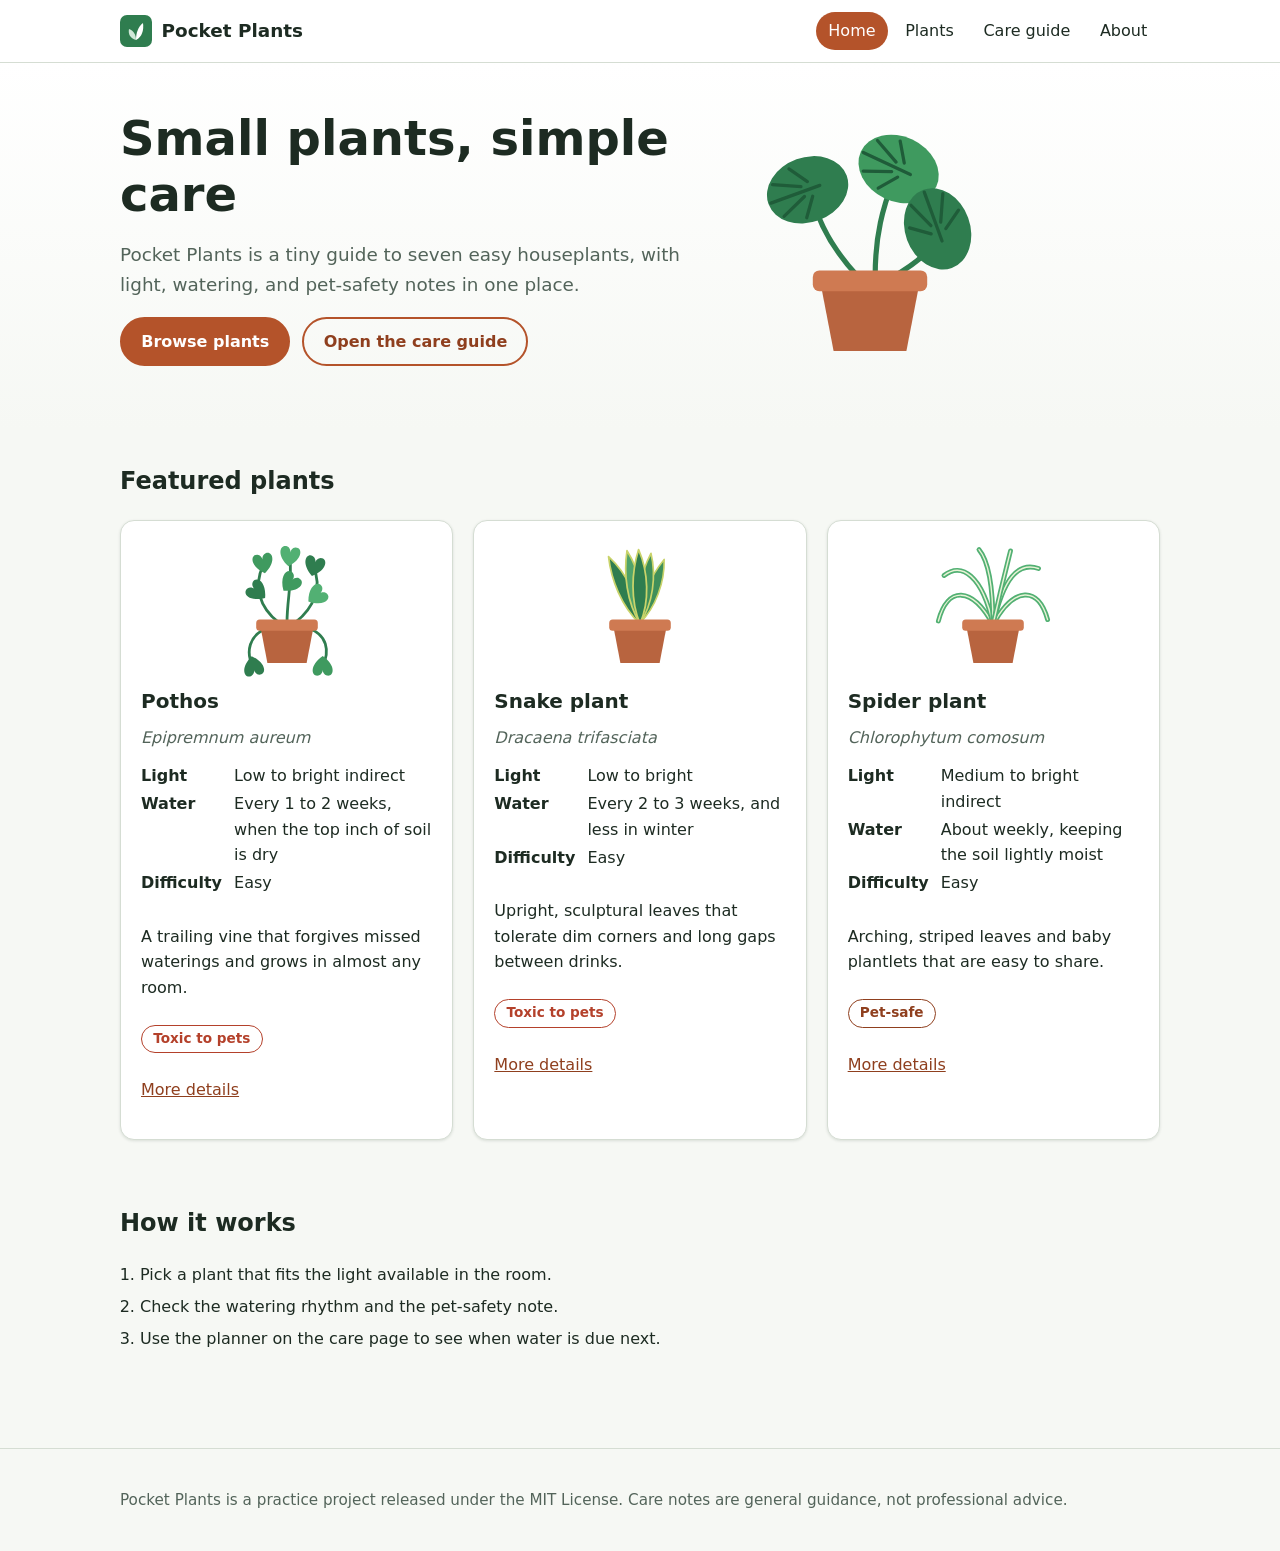
<file: index.html>
<!DOCTYPE html>
<html lang="en">
<head>
  <meta charset="utf-8">
  <meta name="viewport" content="width=device-width, initial-scale=1">
  <title>Pretty Plants: Small plants, simple care</title>
  <meta name="description" content="A small guide to seven easy houseplants with light, watering, and pet-safety notes.">
  <link rel="icon" href="assets/favicon.svg" type="image/svg+xml">
  <link rel="stylesheet" href="css/styles.css">
</head>
<body>
  <a class="skip-link" href="#main">Skip to content</a>
  <header class="site-header">
    <div class="container header-inner">
      <a class="brand" href="index.html"><img src="assets/favicon.svg" alt="" width="32" height="32"><span>Pocket Plants</span></a>
      <nav aria-label="Main">
        <ul class="nav-list">
        <li><a href="index.html" aria-current="page">Home</a></li>
        <li><a href="plants.html">Plants</a></li>
        <li><a href="care.html">Care guide</a></li>
        <li><a href="about.html">About</a></li>
        </ul>
      </nav>
    </div>
  </header>
  <main id="main">
    <section class="hero">
      <div class="container hero-inner">
        <div>
          <h1>Small plants, simple care</h1>
          <p class="lead">Pocket Plants is a tiny guide to seven easy houseplants, with light, watering, and pet-safety notes in one place.</p>
          <p class="actions">
            <a class="button" href="plants.html">Browse plants</a>
            <a class="button button-secondary" href="care.html">Open the care guide</a>
          </p>
        </div>
        <img src="assets/monstera.svg" alt="Illustration of a monstera plant in a terracotta pot" width="260" height="260">
      </div>
    </section>

    <section class="container section">
      <h2>Featured plants</h2>
      <div class="grid">
        <article class="plant-card" id="feature-pothos" data-name="Pothos" data-light="low medium bright" data-pets="toxic">
          <img src="assets/pothos.svg" alt="Illustration of a pothos in a terracotta pot" width="140" height="140">
          <h3>Pothos</h3>
          <p class="latin">Epipremnum aureum</p>
          <dl class="facts">
            <dt>Light</dt><dd>Low to bright indirect</dd>
            <dt>Water</dt><dd>Every 1 to 2 weeks, when the top inch of soil is dry</dd>
            <dt>Difficulty</dt><dd>Easy</dd>
          </dl>
          <p>A trailing vine that forgives missed waterings and grows in almost any room.</p>
          <span class="badge badge-toxic">Toxic to pets</span>
          <p><a href="plants.html#pothos">More details</a></p>
        </article>
        <article class="plant-card" id="feature-snake-plant" data-name="Snake plant" data-light="low medium bright" data-pets="toxic">
          <img src="assets/snake-plant.svg" alt="Illustration of a snake plant in a terracotta pot" width="140" height="140">
          <h3>Snake plant</h3>
          <p class="latin">Dracaena trifasciata</p>
          <dl class="facts">
            <dt>Light</dt><dd>Low to bright</dd>
            <dt>Water</dt><dd>Every 2 to 3 weeks, and less in winter</dd>
            <dt>Difficulty</dt><dd>Easy</dd>
          </dl>
          <p>Upright, sculptural leaves that tolerate dim corners and long gaps between drinks.</p>
          <span class="badge badge-toxic">Toxic to pets</span>
          <p><a href="plants.html#snake-plant">More details</a></p>
        </article>
        <article class="plant-card" id="feature-spider-plant" data-name="Spider plant" data-light="medium bright" data-pets="safe">
          <img src="assets/spider-plant.svg" alt="Illustration of a spider plant in a terracotta pot" width="140" height="140">
          <h3>Spider plant</h3>
          <p class="latin">Chlorophytum comosum</p>
          <dl class="facts">
            <dt>Light</dt><dd>Medium to bright indirect</dd>
            <dt>Water</dt><dd>About weekly, keeping the soil lightly moist</dd>
            <dt>Difficulty</dt><dd>Easy</dd>
          </dl>
          <p>Arching, striped leaves and baby plantlets that are easy to share.</p>
          <span class="badge badge-safe">Pet-safe</span>
          <p><a href="plants.html#spider-plant">More details</a></p>
        </article>
      </div>
    </section>

    <section class="container section">
      <h2>How it works</h2>
      <ol class="steps">
        <li>Pick a plant that fits the light available in the room.</li>
        <li>Check the watering rhythm and the pet-safety note.</li>
        <li>Use the planner on the care page to see when water is due next.</li>
      </ol>
    </section>
  </main>
  <footer class="site-footer">
    <div class="container">
      <p>Pocket Plants is a practice project released under the MIT License. Care notes are general guidance, not professional advice.</p>
    </div>
  </footer>
</body>
</html>
</file>
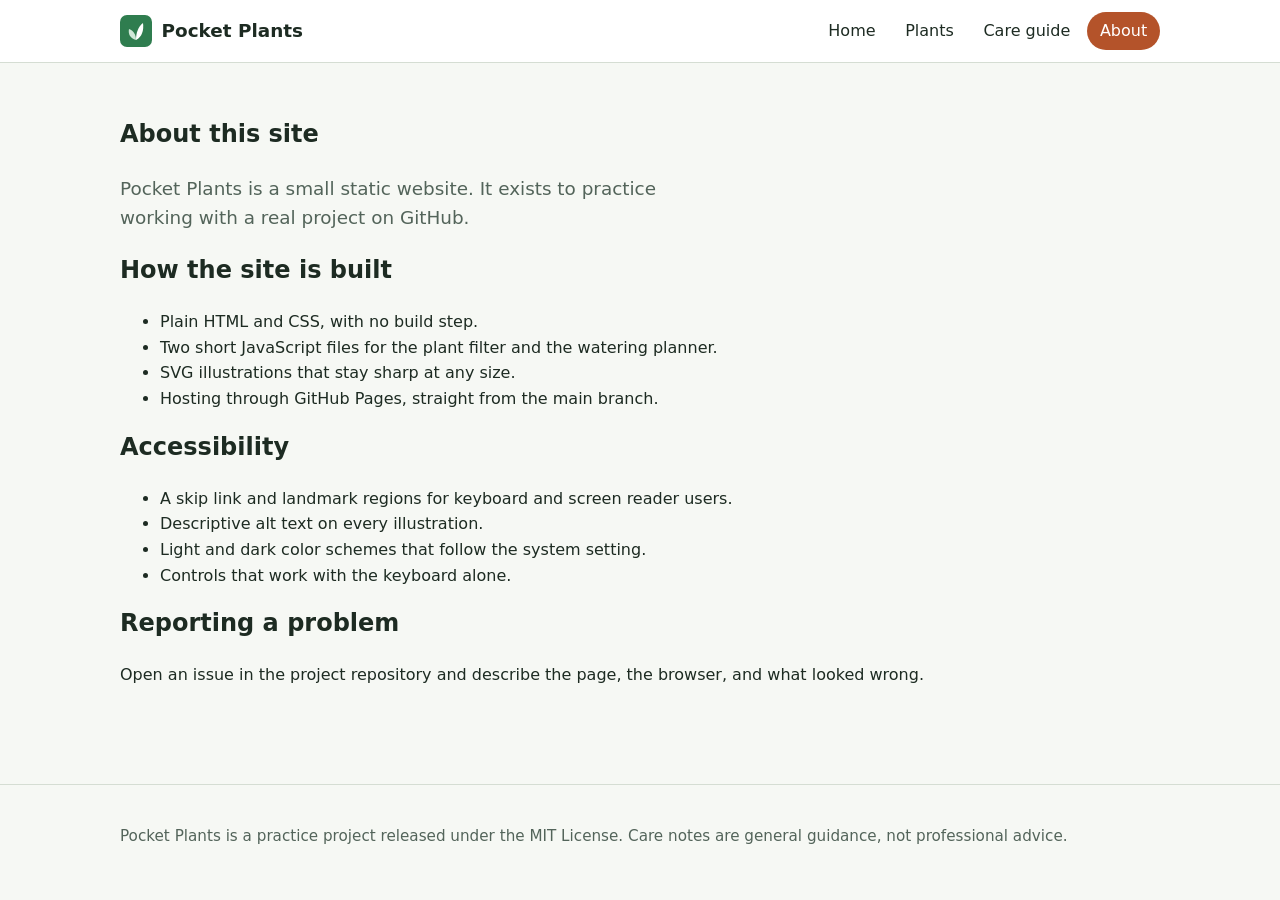
<file: about.html>
<!DOCTYPE html>
<html lang="en">
<head>
  <meta charset="utf-8">
  <meta name="viewport" content="width=device-width, initial-scale=1">
  <title>About | Pocket Plants</title>
  <meta name="description" content="How Pocket Plants is built and how to report a problem.">
  <link rel="icon" href="assets/favicon.svg" type="image/svg+xml">
  <link rel="stylesheet" href="css/styles.css">
</head>
<body>
  <a class="skip-link" href="#main">Skip to content</a>
  <header class="site-header">
    <div class="container header-inner">
      <a class="brand" href="index.html"><img src="assets/favicon.svg" alt="" width="32" height="32"><span>Pocket Plants</span></a>
      <nav aria-label="Main">
        <ul class="nav-list">
        <li><a href="index.html">Home</a></li>
        <li><a href="plants.html">Plants</a></li>
        <li><a href="care.html">Care guide</a></li>
        <li><a href="about.html" aria-current="page">About</a></li>
        </ul>
      </nav>
    </div>
  </header>
  <main id="main">
    <section class="container section">
      <h1>About this site</h1>
      <p class="lead">Pocket Plants is a small static website. It exists to practice working with a real project on GitHub.</p>

      <h2>How the site is built</h2>
      <ul>
        <li>Plain HTML and CSS, with no build step.</li>
        <li>Two short JavaScript files for the plant filter and the watering planner.</li>
        <li>SVG illustrations that stay sharp at any size.</li>
        <li>Hosting through GitHub Pages, straight from the main branch.</li>
      </ul>

      <h2>Accessibility</h2>
      <ul>
        <li>A skip link and landmark regions for keyboard and screen reader users.</li>
        <li>Descriptive alt text on every illustration.</li>
        <li>Light and dark color schemes that follow the system setting.</li>
        <li>Controls that work with the keyboard alone.</li>
      </ul>

      <h2>Reporting a problem</h2>
      <p>Open an issue in the project repository and describe the page, the browser, and what looked wrong.</p>
    </section>
  </main>
  <footer class="site-footer">
    <div class="container">
      <p>Pocket Plants is a practice project released under the MIT License. Care notes are general guidance, not professional advice.</p>
    </div>
  </footer>
</body>
</html>
</file>
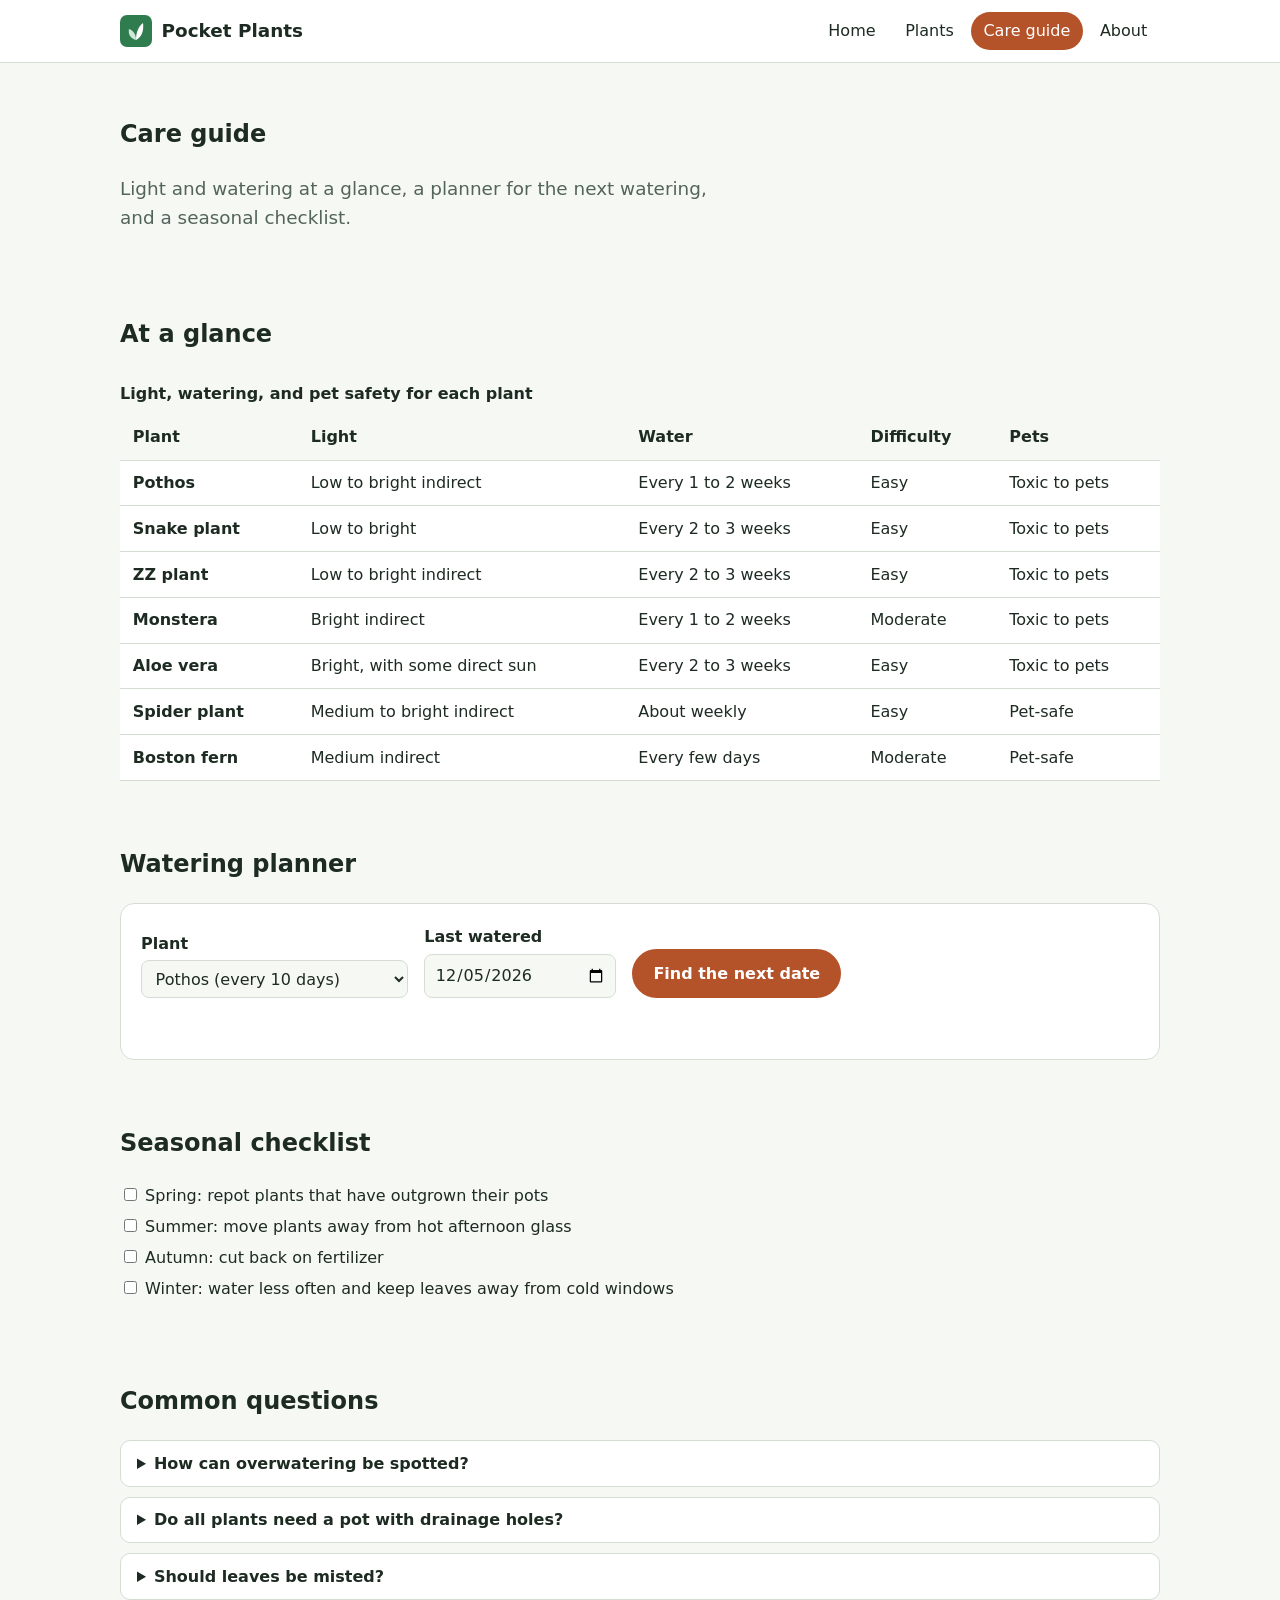
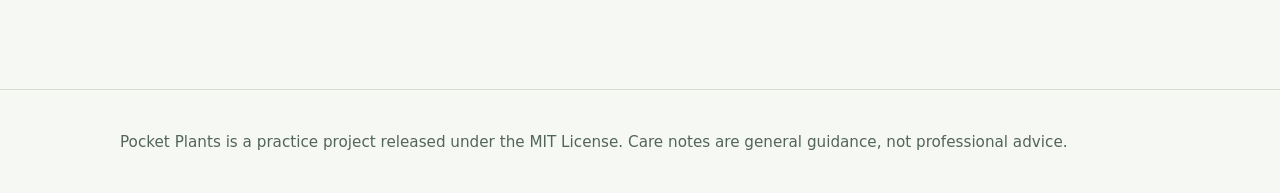
<file: care.html>
<!DOCTYPE html>
<html lang="en">
<head>
  <meta charset="utf-8">
  <meta name="viewport" content="width=device-width, initial-scale=1">
  <title>Care guide | Pocket Plants</title>
  <meta name="description" content="Watering, light, and seasonal care notes for seven easy houseplants, plus a watering planner.">
  <link rel="icon" href="assets/favicon.svg" type="image/svg+xml">
  <link rel="stylesheet" href="css/styles.css">
</head>
<body>
  <a class="skip-link" href="#main">Skip to content</a>
  <header class="site-header">
    <div class="container header-inner">
      <a class="brand" href="index.html"><img src="assets/favicon.svg" alt="" width="32" height="32"><span>Pocket Plants</span></a>
      <nav aria-label="Main">
        <ul class="nav-list">
        <li><a href="index.html">Home</a></li>
        <li><a href="plants.html">Plants</a></li>
        <li><a href="care.html" aria-current="page">Care guide</a></li>
        <li><a href="about.html">About</a></li>
        </ul>
      </nav>
    </div>
  </header>
  <main id="main">
    <section class="container section">
      <h1>Care guide</h1>
      <p class="lead">Light and watering at a glance, a planner for the next watering, and a seasonal checklist.</p>
    </section>

    <section class="container section">
      <h2>At a glance</h2>
      <div class="table-wrap">
        <table>
          <caption>Light, watering, and pet safety for each plant</caption>
          <thead>
            <tr>
              <th scope="col">Plant</th>
              <th scope="col">Light</th>
              <th scope="col">Water</th>
              <th scope="col">Difficulty</th>
              <th scope="col">Pets</th>
            </tr>
          </thead>
          <tbody>
            <tr>
              <th scope="row">Pothos</th>
              <td>Low to bright indirect</td>
              <td>Every 1 to 2 weeks</td>
              <td>Easy</td>
              <td>Toxic to pets</td>
            </tr>
            <tr>
              <th scope="row">Snake plant</th>
              <td>Low to bright</td>
              <td>Every 2 to 3 weeks</td>
              <td>Easy</td>
              <td>Toxic to pets</td>
            </tr>
            <tr>
              <th scope="row">ZZ plant</th>
              <td>Low to bright indirect</td>
              <td>Every 2 to 3 weeks</td>
              <td>Easy</td>
              <td>Toxic to pets</td>
            </tr>
            <tr>
              <th scope="row">Monstera</th>
              <td>Bright indirect</td>
              <td>Every 1 to 2 weeks</td>
              <td>Moderate</td>
              <td>Toxic to pets</td>
            </tr>
            <tr>
              <th scope="row">Aloe vera</th>
              <td>Bright, with some direct sun</td>
              <td>Every 2 to 3 weeks</td>
              <td>Easy</td>
              <td>Toxic to pets</td>
            </tr>
            <tr>
              <th scope="row">Spider plant</th>
              <td>Medium to bright indirect</td>
              <td>About weekly</td>
              <td>Easy</td>
              <td>Pet-safe</td>
            </tr>
            <tr>
              <th scope="row">Boston fern</th>
              <td>Medium indirect</td>
              <td>Every few days</td>
              <td>Moderate</td>
              <td>Pet-safe</td>
            </tr>
          </tbody>
        </table>
      </div>
    </section>

    <section class="container section">
      <h2>Watering planner</h2>
      <div class="panel">
        <form class="planner" id="planner">
          <div class="field">
            <label for="planner-plant">Plant</label>
            <select id="planner-plant">
            <option value="pothos" data-days="10">Pothos (every 10 days)</option>
            <option value="snake-plant" data-days="18">Snake plant (every 18 days)</option>
            <option value="zz-plant" data-days="18">ZZ plant (every 18 days)</option>
            <option value="monstera" data-days="10">Monstera (every 10 days)</option>
            <option value="aloe-vera" data-days="18">Aloe vera (every 18 days)</option>
            <option value="spider-plant" data-days="7">Spider plant (every 7 days)</option>
            <option value="boston-fern" data-days="4">Boston fern (every 4 days)</option>
            </select>
          </div>
          <div class="field">
            <label for="planner-date">Last watered</label>
            <input type="date" id="planner-date" required>
          </div>
          <button class="button" type="submit">Find the next date</button>
        </form>
        <p class="result" id="planner-result" role="status"></p>
      </div>
    </section>

    <section class="container section">
      <h2>Seasonal checklist</h2>
      <ul class="checklist">
        <li><label><input type="checkbox"> Spring: repot plants that have outgrown their pots</label></li>
        <li><label><input type="checkbox"> Summer: move plants away from hot afternoon glass</label></li>
        <li><label><input type="checkbox"> Autumn: cut back on fertilizer</label></li>
        <li><label><input type="checkbox"> Winter: water less often and keep leaves away from cold windows</label></li>
      </ul>
    </section>

    <section class="container section">
      <h2>Common questions</h2>
      <details>
        <summary>How can overwatering be spotted?</summary>
        <p>Yellowing lower leaves, soft stems, and soil that stays wet for days are the usual signs. Let the soil dry further before the next watering.</p>
      </details>
      <details>
        <summary>Do all plants need a pot with drainage holes?</summary>
        <p>Drainage holes let extra water escape, which protects the roots. A decorative pot without holes works best as an outer cover for a plain pot that has them.</p>
      </details>
      <details>
        <summary>Should leaves be misted?</summary>
        <p>Misting raises humidity only briefly. Grouping plants together or using a tray of pebbles and water helps ferns more than misting does.</p>
      </details>
    </section>
  </main>
  <footer class="site-footer">
    <div class="container">
      <p>Pocket Plants is a practice project released under the MIT License. Care notes are general guidance, not professional advice.</p>
    </div>
  </footer>
  <script src="js/planner.js"></script>
</body>
</html>
</file>
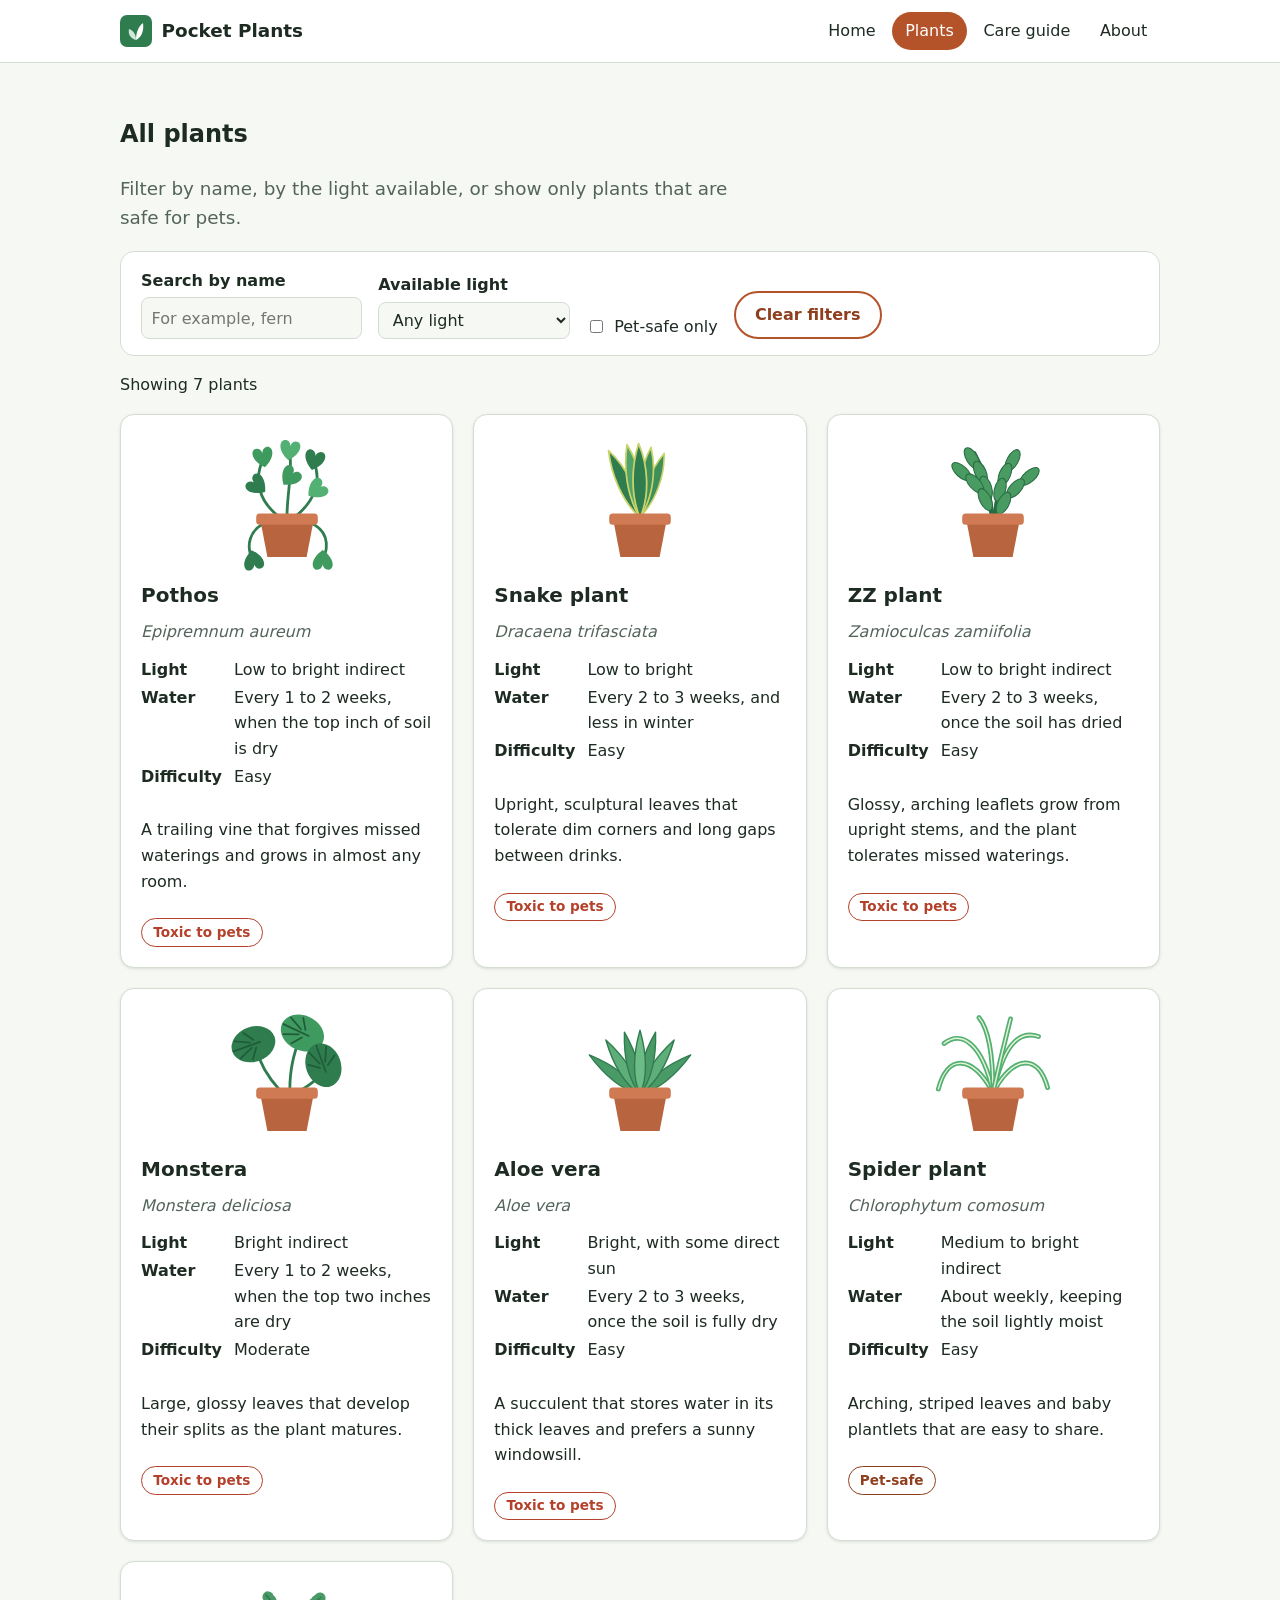
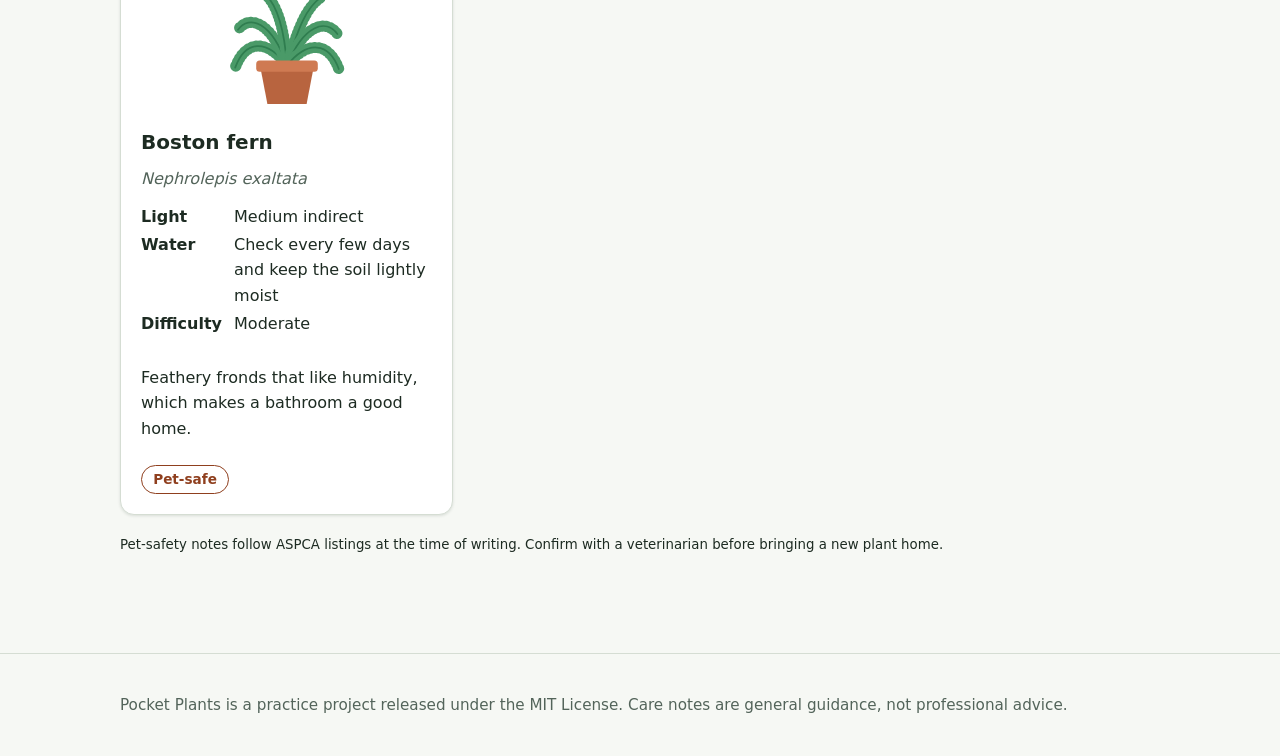
<file: plants.html>
<!DOCTYPE html>
<html lang="en">
<head>
  <meta charset="utf-8">
  <meta name="viewport" content="width=device-width, initial-scale=1">
  <title>Plants | Pocket Plants</title>
  <meta name="description" content="Browse seven easy houseplants and filter by light and pet safety.">
  <link rel="icon" href="assets/favicon.svg" type="image/svg+xml">
  <link rel="stylesheet" href="css/styles.css">
</head>
<body>
  <a class="skip-link" href="#main">Skip to content</a>
  <header class="site-header">
    <div class="container header-inner">
      <a class="brand" href="index.html"><img src="assets/favicon.svg" alt="" width="32" height="32"><span>Pocket Plants</span></a>
      <nav aria-label="Main">
        <ul class="nav-list">
        <li><a href="index.html">Home</a></li>
        <li><a href="plants.html" aria-current="page">Plants</a></li>
        <li><a href="care.html">Care guide</a></li>
        <li><a href="about.html">About</a></li>
        </ul>
      </nav>
    </div>
  </header>
  <main id="main">
    <section class="container section">
      <h1>All plants</h1>
      <p class="lead">Filter by name, by the light available, or show only plants that are safe for pets.</p>

      <form class="filters" id="filters" hidden>
        <div class="field">
          <label for="filter-search">Search by name</label>
          <input type="search" id="filter-search" placeholder="For example, fern">
        </div>
        <div class="field">
          <label for="filter-light">Available light</label>
          <select id="filter-light">
            <option value="any">Any light</option>
            <option value="low">Low</option>
            <option value="medium">Medium</option>
            <option value="bright">Bright</option>
          </select>
        </div>
        <div class="check">
          <input type="checkbox" id="filter-pets">
          <label for="filter-pets">Pet-safe only</label>
        </div>
        <button class="button button-secondary" type="reset">Clear filters</button>
      </form>

      <p id="result-count" role="status">Showing 7 plants</p>

      <div class="grid">
        <article class="plant-card" id="pothos" data-name="Pothos" data-light="low medium bright" data-pets="toxic">
          <img src="assets/pothos.svg" alt="Illustration of a pothos in a terracotta pot" width="140" height="140">
          <h2>Pothos</h2>
          <p class="latin">Epipremnum aureum</p>
          <dl class="facts">
            <dt>Light</dt><dd>Low to bright indirect</dd>
            <dt>Water</dt><dd>Every 1 to 2 weeks, when the top inch of soil is dry</dd>
            <dt>Difficulty</dt><dd>Easy</dd>
          </dl>
          <p>A trailing vine that forgives missed waterings and grows in almost any room.</p>
          <span class="badge badge-toxic">Toxic to pets</span>
        </article>
        <article class="plant-card" id="snake-plant" data-name="Snake plant" data-light="low medium bright" data-pets="toxic">
          <img src="assets/snake-plant.svg" alt="Illustration of a snake plant in a terracotta pot" width="140" height="140">
          <h2>Snake plant</h2>
          <p class="latin">Dracaena trifasciata</p>
          <dl class="facts">
            <dt>Light</dt><dd>Low to bright</dd>
            <dt>Water</dt><dd>Every 2 to 3 weeks, and less in winter</dd>
            <dt>Difficulty</dt><dd>Easy</dd>
          </dl>
          <p>Upright, sculptural leaves that tolerate dim corners and long gaps between drinks.</p>
          <span class="badge badge-toxic">Toxic to pets</span>
        </article>
        <article class="plant-card" id="zz-plant" data-name="ZZ plant" data-light="low medium bright" data-pets="toxic">
          <img src="assets/zz-plant.svg" alt="Illustration of a ZZ plant in a terracotta pot" width="140" height="140">
          <h2>ZZ plant</h2>
          <p class="latin">Zamioculcas zamiifolia</p>
          <dl class="facts">
            <dt>Light</dt><dd>Low to bright indirect</dd>
            <dt>Water</dt><dd>Every 2 to 3 weeks, once the soil has dried</dd>
            <dt>Difficulty</dt><dd>Easy</dd>
          </dl>
          <p>Glossy, arching leaflets grow from upright stems, and the plant tolerates missed waterings.</p>
          <span class="badge badge-toxic">Toxic to pets</span>
        </article>
        <article class="plant-card" id="monstera" data-name="Monstera" data-light="medium bright" data-pets="toxic">
          <img src="assets/monstera.svg" alt="Illustration of a monstera in a terracotta pot" width="140" height="140">
          <h2>Monstera</h2>
          <p class="latin">Monstera deliciosa</p>
          <dl class="facts">
            <dt>Light</dt><dd>Bright indirect</dd>
            <dt>Water</dt><dd>Every 1 to 2 weeks, when the top two inches are dry</dd>
            <dt>Difficulty</dt><dd>Moderate</dd>
          </dl>
          <p>Large, glossy leaves that develop their splits as the plant matures.</p>
          <span class="badge badge-toxic">Toxic to pets</span>
        </article>
        <article class="plant-card" id="aloe-vera" data-name="Aloe vera" data-light="bright" data-pets="toxic">
          <img src="assets/aloe.svg" alt="Illustration of a aloe vera in a terracotta pot" width="140" height="140">
          <h2>Aloe vera</h2>
          <p class="latin">Aloe vera</p>
          <dl class="facts">
            <dt>Light</dt><dd>Bright, with some direct sun</dd>
            <dt>Water</dt><dd>Every 2 to 3 weeks, once the soil is fully dry</dd>
            <dt>Difficulty</dt><dd>Easy</dd>
          </dl>
          <p>A succulent that stores water in its thick leaves and prefers a sunny windowsill.</p>
          <span class="badge badge-toxic">Toxic to pets</span>
        </article>
        <article class="plant-card" id="spider-plant" data-name="Spider plant" data-light="medium bright" data-pets="safe">
          <img src="assets/spider-plant.svg" alt="Illustration of a spider plant in a terracotta pot" width="140" height="140">
          <h2>Spider plant</h2>
          <p class="latin">Chlorophytum comosum</p>
          <dl class="facts">
            <dt>Light</dt><dd>Medium to bright indirect</dd>
            <dt>Water</dt><dd>About weekly, keeping the soil lightly moist</dd>
            <dt>Difficulty</dt><dd>Easy</dd>
          </dl>
          <p>Arching, striped leaves and baby plantlets that are easy to share.</p>
          <span class="badge badge-safe">Pet-safe</span>
        </article>
        <article class="plant-card" id="boston-fern" data-name="Boston fern" data-light="medium" data-pets="safe">
          <img src="assets/boston-fern.svg" alt="Illustration of a boston fern in a terracotta pot" width="140" height="140">
          <h2>Boston fern</h2>
          <p class="latin">Nephrolepis exaltata</p>
          <dl class="facts">
            <dt>Light</dt><dd>Medium indirect</dd>
            <dt>Water</dt><dd>Check every few days and keep the soil lightly moist</dd>
            <dt>Difficulty</dt><dd>Moderate</dd>
          </dl>
          <p>Feathery fronds that like humidity, which makes a bathroom a good home.</p>
          <span class="badge badge-safe">Pet-safe</span>
        </article>
      </div>

      <p><small>Pet-safety notes follow ASPCA listings at the time of writing. Confirm with a veterinarian before bringing a new plant home.</small></p>
    </section>
  </main>
  <footer class="site-footer">
    <div class="container">
      <p>Pocket Plants is a practice project released under the MIT License. Care notes are general guidance, not professional advice.</p>
    </div>
  </footer>
  <script src="js/filter.js"></script>
</body>
</html>
</file>
<file: css/styles.css>
:root {
  --bg: #f6f8f4;
  --surface: #ffffff;
  --text: #1d2b22;
  --muted: #53645a;
  --border: #d5ddd3;
  --accent: #b4532a;
  --accent-strong: #8f3f1e;
  --accent-contrast: #ffffff;
  --radius: 14px;
  --shadow: 0 1px 3px rgba(20, 40, 28, 0.12);
  color-scheme: light dark;
}

@media (prefers-color-scheme: dark) {
  :root {
    --bg: #101713;
    --surface: #18221c;
    --text: #e6efe8;
    --muted: #a8b9ae;
    --border: #2c3a31;
    --accent: #6fcf97;
    --accent-strong: #8fe0b0;
    --accent-contrast: #0b1510;
    --shadow: 0 1px 3px rgba(0, 0, 0, 0.5);
  }
}

* { box-sizing: border-box; }

[hidden] { display: none !important; }

body {
  margin: 0;
  background: var(--bg);
  color: var(--text);
  font-family: system-ui, -apple-system, "Segoe UI", Roboto, Helvetica, Arial, sans-serif;
  line-height: 1.6;
}

img { max-width: 100%; height: auto; }

a { color: var(--accent-strong); }

a:focus-visible, button:focus-visible, input:focus-visible, select:focus-visible, summary:focus-visible {
  outline: 3px solid var(--accent);
  outline-offset: 2px;
}

.container { width: min(1040px, 100% - 2rem); margin-inline: auto; }

.skip-link {
  position: absolute;
  left: 1rem;
  top: -4rem;
  padding: 0.5rem 1rem;
  background: var(--accent);
  color: var(--accent-contrast);
  border-radius: 0 0 8px 8px;
  z-index: 10;
}
.skip-link:focus { top: 0; }

.site-header { background: var(--surface); border-bottom: 1px solid var(--border); }
.header-inner { display: flex; flex-wrap: wrap; align-items: center; justify-content: space-between; gap: 0.5rem 1.5rem; padding-block: 0.75rem; }
.brand { display: inline-flex; align-items: center; gap: 0.6rem; font-weight: 700; font-size: 1.15rem; color: var(--text); text-decoration: none; }
.nav-list { display: flex; flex-wrap: wrap; gap: 0.25rem; margin: 0; padding: 0; list-style: none; }
.nav-list a { display: block; padding: 0.4rem 0.8rem; border-radius: 999px; color: var(--text); text-decoration: none; }
.nav-list a:hover { background: var(--bg); }
.nav-list a[aria-current="page"] { background: var(--accent); color: var(--accent-contrast); }

.hero { background: linear-gradient(180deg, var(--surface), var(--bg)); padding-block: 3rem; }
.hero-inner { display: grid; gap: 2rem; align-items: center; grid-template-columns: 1fr; }
@media (min-width: 720px) { .hero-inner { grid-template-columns: 1.4fr 1fr; } }
.hero h1 { font-size: clamp(2rem, 5vw, 3rem); line-height: 1.15; margin: 0 0 1rem; }
.lead { font-size: 1.15rem; color: var(--muted); max-width: 52ch; }
.actions { display: flex; flex-wrap: wrap; gap: 0.75rem; }

.button {
  display: inline-block;
  padding: 0.6rem 1.2rem;
  border: 2px solid var(--accent);
  border-radius: 999px;
  background: var(--accent);
  color: var(--accent-contrast);
  font: inherit;
  font-weight: 600;
  text-decoration: none;
  cursor: pointer;
}
.button:hover { background: var(--accent-strong); border-color: var(--accent-strong); }
.button-secondary { background: transparent; color: var(--accent-strong); }
.button-secondary:hover { background: var(--surface); color: var(--accent-strong); }

.section { padding-block: 2rem; }
.section h2 { margin-top: 0; }

.grid { display: grid; gap: 1.25rem; grid-template-columns: repeat(auto-fill, minmax(260px, 1fr)); }

.plant-card {
  display: flex;
  flex-direction: column;
  gap: 0.5rem;
  padding: 1rem 1.25rem 1.25rem;
  background: var(--surface);
  border: 1px solid var(--border);
  border-radius: var(--radius);
  box-shadow: var(--shadow);
}
.plant-card img { align-self: center; }
.plant-card h2, .plant-card h3 { margin: 0; font-size: 1.25rem; }
.latin { margin: 0; color: var(--muted); font-style: italic; }
.facts { display: grid; grid-template-columns: auto 1fr; gap: 0.15rem 0.75rem; margin: 0.25rem 0; }
.facts dt { font-weight: 600; }
.facts dd { margin: 0; }
.badge { align-self: flex-start; padding: 0.15rem 0.7rem; border-radius: 999px; font-size: 0.85rem; font-weight: 600; border: 1px solid currentColor; }
.badge-safe { color: var(--accent-strong); }
.badge-toxic { color: #b4412b; }
@media (prefers-color-scheme: dark) { .badge-toxic { color: #f1998a; } }

.filters { display: flex; flex-wrap: wrap; align-items: end; gap: 1rem; padding: 1rem 1.25rem; margin-bottom: 1rem; background: var(--surface); border: 1px solid var(--border); border-radius: var(--radius); }
.field { display: flex; flex-direction: column; gap: 0.25rem; }
.field label { font-weight: 600; }
input[type="search"], input[type="date"], select { padding: 0.45rem 0.6rem; font: inherit; color: var(--text); background: var(--bg); border: 1px solid var(--border); border-radius: 8px; min-width: 12rem; }
.check { display: flex; align-items: center; gap: 0.5rem; }

.table-wrap { overflow-x: auto; }
table { width: 100%; border-collapse: collapse; background: var(--surface); }
caption { text-align: left; padding: 0.5rem 0; font-weight: 600; }
th, td { padding: 0.6rem 0.8rem; text-align: left; border-bottom: 1px solid var(--border); vertical-align: top; }
thead th { background: var(--bg); }

.panel { padding: 1.25rem; background: var(--surface); border: 1px solid var(--border); border-radius: var(--radius); }
.planner { display: flex; flex-wrap: wrap; align-items: end; gap: 1rem; }
.result { margin: 1rem 0 0; font-weight: 600; min-height: 1.6em; }

.steps { padding-left: 1.25rem; }
.steps li { margin-bottom: 0.4rem; }
.checklist { list-style: none; padding: 0; }
.checklist li { margin-bottom: 0.35rem; }
details { background: var(--surface); border: 1px solid var(--border); border-radius: 10px; padding: 0.6rem 1rem; margin-bottom: 0.6rem; }
summary { cursor: pointer; font-weight: 600; }

.site-footer { margin-top: 3rem; padding-block: 1.5rem; border-top: 1px solid var(--border); color: var(--muted); font-size: 0.95rem; }
</file>
